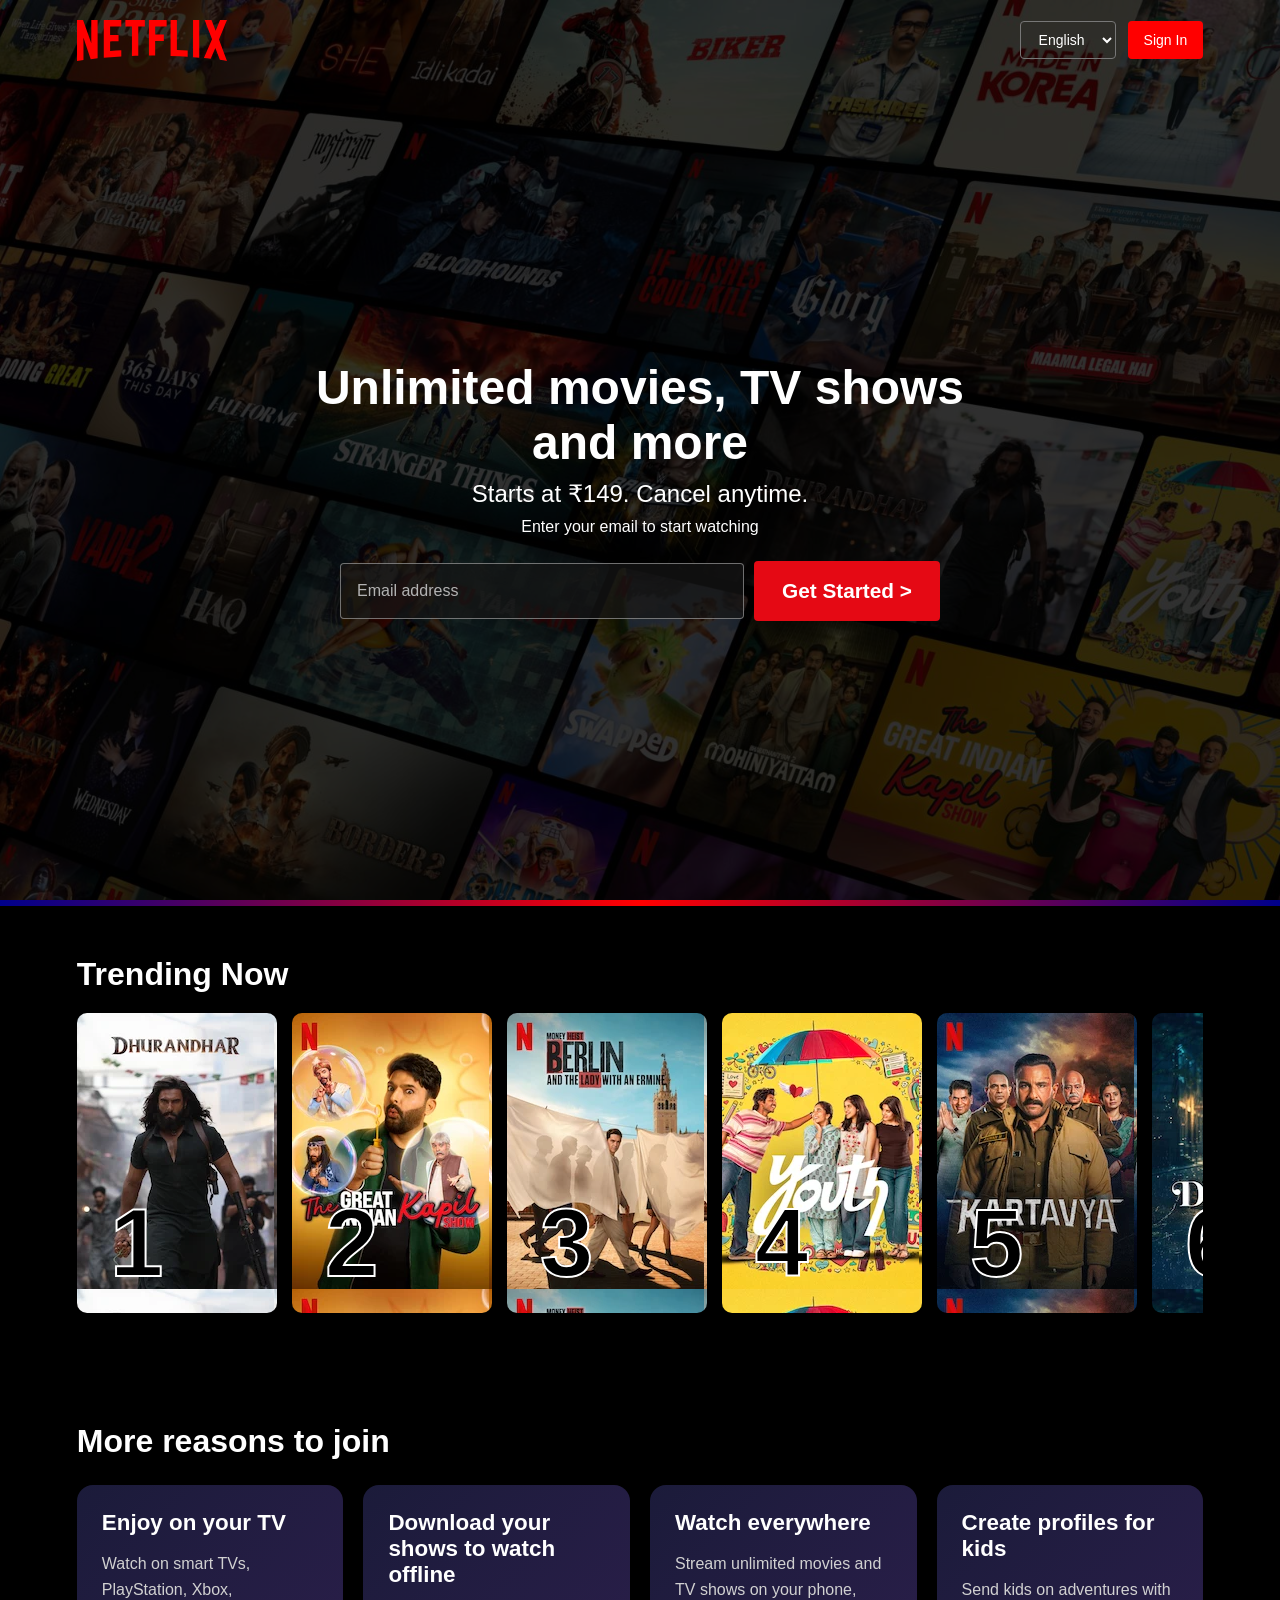
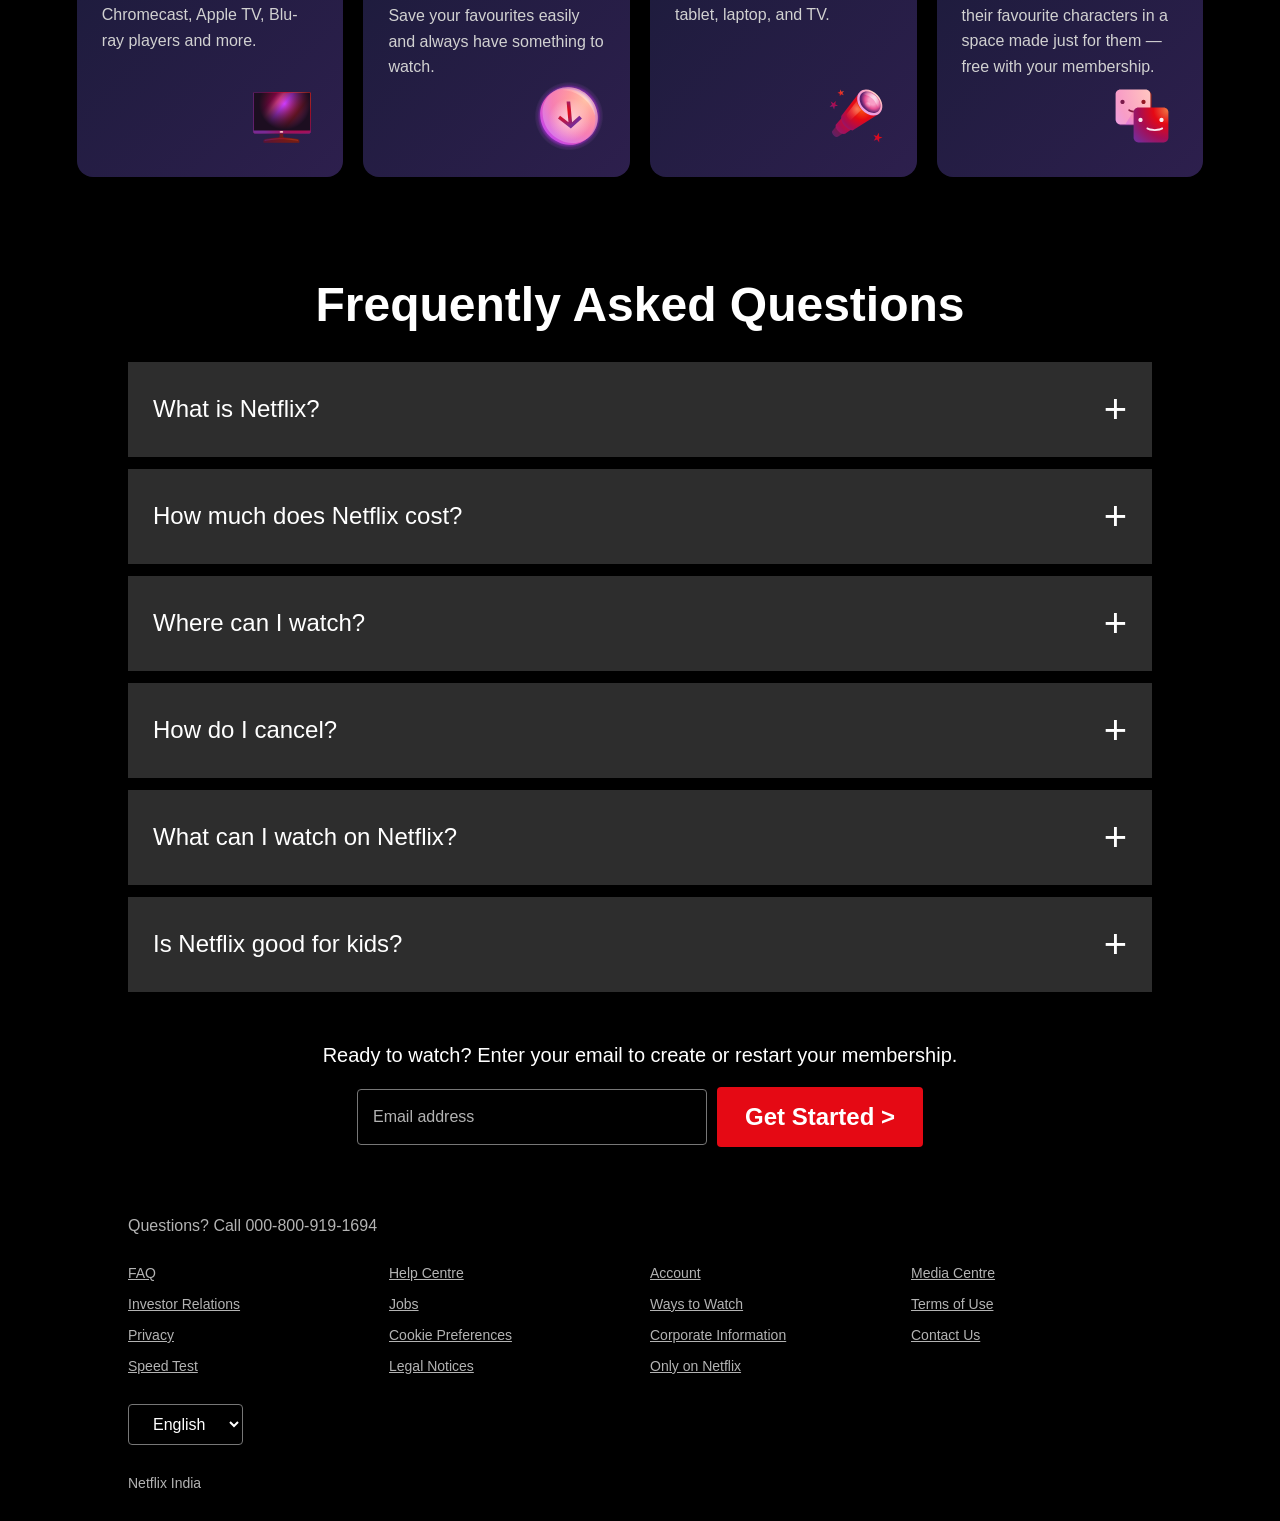
<file: webapp/index.html>
<!DOCTYPE html>
<html lang="en">
<head>
  <meta charset="UTF-8" />
  <meta name="viewport" content="width=device-width, initial-scale=1.0" />
  <meta name="description" content="Netflix clone responsive homepage" />

  <title>Netflix India – Watch Shows Online, Watch Movies Online</title>
  <link rel="shortcut icon" href="https://assets.nflxext.com/us/ffe/siteui/common/icons/nficon2023.ico">
  <link rel="apple-touch-icon" href="https://assets.nflxext.com/us/ffe/siteui/common/icons/nficon2016.png">
  <link rel="stylesheet" href="style.css" />
</head>

<body>

  <!-- HERO SECTION -->
  <header class="hero">

    <div class="overlay"></div>

    <!-- NAVBAR -->
    <nav class="navbar">

      <img src="assets/images/logo.svg" class="logo" alt="logo" />

      <div class="nav-right">
		<div class="lang">
        <select>
            <option>English</option>
            <option>Hindi</option>
        </select>
    </div>

        <form action="SigninServlet" method="post">

    		<button type="submit" class="signin">
        		Sign In
    		</button>

		</form>
      </div>

    </nav>

<!--  ================= HERO CONTENT =================  -->
    <div class="hero-content">

    <h1>Unlimited movies, TV shows and more</h1>

    <h2>Starts at ₹149. Cancel anytime.</h2>

    <p>Enter your email to start watching</p>

    <!-- FORM -->
    <form action="SignupServlet" method="post" class="form">

        <input 
            type="email" 
            name="email"
            placeholder="Email address" 
            required
        />

        <button type="submit">
            Get Started &gt;
        </button>

    </form>

</div>

  </header>

  <div class="divider"></div>

  <!-- TRENDING SECTION -->
  <section class="trend">

    <h2 class="title">Trending Now</h2>

    <div class="slider">

		<div class="card c1">
			<span class="rank">1</span>
		</div>
      	<div class="card c2">
      		<span class="rank">2</span>
      	</div>
      	<div class="card c3">
      		<span class="rank">3</span>
      	</div>
      	<div class="card c4">
      		<span class="rank">4</span>
      	</div>
      	<div class="card c5">
      		<span class="rank">5</span>
      	</div>
      	<div class="card c6">
      		<span class="rank">6</span>
      	</div>
      	<div class="card c7">
      		<span class="rank">7</span>
      	</div>
      	<div class="card c8">
      		<span class="rank">8</span>
      	</div>

    </div>

  </section>
  
  <!--  ================= JOIN REASONS SECTION =================  -->

<section class="join-section">

  <h2 class="join-title">More reasons to join</h2>

    <div class="reasons-container">

  <div class="reason-box">
    <h3>Enjoy on your TV</h3>
    <p>
      Watch on smart TVs, PlayStation, Xbox, Chromecast,
      Apple TV, Blu-ray players and more.
    </p>
    <div class="svg-icon"><svg width="72" height="72" viewBox="0 0 72 72" fill="none">
<g id="television-core-small">
<path id="Vector" fill-rule="evenodd" clip-rule="evenodd" d="M37.2 53.3992C37.2 52.7365 36.6628 52.1992 36 52.1992H34.8C34.1373 52.1992 33.6 52.7365 33.6 53.3992V56.2636C33.6 56.9129 33.0834 57.4433 32.4347 57.4739C30.3013 57.5744 28.1719 57.7834 26.0546 58.1011L19.444 59.0926C18.2692 59.2688 17.4 60.2782 17.4 61.4662V62.0992C17.4 62.4304 17.6686 62.6992 18 62.6992H52.8C53.1314 62.6992 53.4 62.4304 53.4 62.0992V61.4662C53.4 60.2782 52.5309 59.2688 51.3561 59.0926L44.7454 58.1011C42.6282 57.7834 40.4987 57.5744 38.3653 57.4739C37.7167 57.4433 37.2 56.9129 37.2 56.2636V53.3992Z" fill="url(#paint0_radial_5179_1308)"/>
<path id="Vector_2" d="M18.6 60.7388C18.6 60.2306 18.9587 59.796 19.4602 59.711C22.0196 59.2775 29.7585 58.0508 35.4 58.0508C41.0415 58.0508 48.7804 59.2775 51.3398 59.711C51.8412 59.796 52.2 60.2306 52.2 60.7388C52.2 60.902 52.0575 61.0268 51.8967 61.0004C50.1219 60.707 40.9704 59.2409 35.4 59.2409C29.8295 59.2409 20.678 60.707 18.9033 61.0004C18.7425 61.0268 18.6 60.902 18.6 60.7388Z" fill="url(#paint1_radial_5179_1308)"/>
<path id="Vector_3" d="M63 12H8.99995C8.00584 12 7.19995 12.8059 7.19995 13.8V51.6C7.19995 52.5941 8.00584 53.4 8.99995 53.4H63C63.9941 53.4 64.8 52.5941 64.8 51.6V13.8C64.8 12.8059 63.9941 12 63 12Z" fill="url(#paint2_linear_5179_1308)"/>
<path id="Vector_4" d="M63 12H8.99995C8.00584 12 7.19995 12.8059 7.19995 13.8V51.6C7.19995 52.5941 8.00584 53.4 8.99995 53.4H63C63.9941 53.4 64.8 52.5941 64.8 51.6V13.8C64.8 12.8059 63.9941 12 63 12Z" fill="url(#paint3_radial_5179_1308)"/>
<path id="Vector_5" fill-rule="evenodd" clip-rule="evenodd" d="M8.99995 12.6H63C63.663 12.6 64.2 13.1372 64.2 13.8V50.4H7.79995V13.8C7.79995 13.1372 8.33719 12.6 8.99995 12.6ZM7.19995 50.4V13.8C7.19995 12.8059 8.00581 12 8.99995 12H63C63.9942 12 64.8 12.8059 64.8 13.8V50.4V51.6C64.8 52.5941 63.9942 53.4 63 53.4H8.99995C8.00581 53.4 7.19995 52.5941 7.19995 51.6V50.4Z" fill="url(#paint4_radial_5179_1308)"/>
<path id="Vector_6" d="M35.4 52.8C36.3941 52.8 37.2 52.3971 37.2 51.9C37.2 51.4029 36.3941 51 35.4 51C34.4059 51 33.6 51.4029 33.6 51.9C33.6 52.3971 34.4059 52.8 35.4 52.8Z" fill="url(#paint5_radial_5179_1308)"/>
</g>
<defs>
<radialGradient id="paint0_radial_5179_1308" cx="0" cy="0" r="1" gradientUnits="userSpaceOnUse" gradientTransform="translate(50.3269 49.3723) rotate(118.526) scale(55.1579 46.2871)">
<stop stop-color="#802600"/>
<stop offset="0.333333" stop-color="#6F181D"/>
<stop offset="0.666667" stop-color="#5B1333"/>
<stop offset="1" stop-color="#391945"/>
</radialGradient>
<radialGradient id="paint1_radial_5179_1308" cx="0" cy="0" r="1" gradientUnits="userSpaceOnUse" gradientTransform="translate(48.1077 53.6128) rotate(158.116) scale(32.7275 42.219)">
<stop stop-color="#99421D"/>
<stop offset="0.333333" stop-color="#99161D"/>
<stop offset="0.666667" stop-color="#7D1845"/>
<stop offset="1" stop-color="#59216E"/>
</radialGradient>
<linearGradient id="paint2_linear_5179_1308" x1="10.4727" y1="14.9572" x2="56.1755" y2="51.4814" gradientUnits="userSpaceOnUse">
<stop stop-color="#99161D"/>
<stop offset="0.245283" stop-color="#CA005B"/>
<stop offset="0.346698" stop-color="#FF479A"/>
<stop offset="0.46934" stop-color="#CC3CFF"/>
<stop offset="0.735849" stop-color="#BC1A22"/>
<stop offset="1" stop-color="#C94FF5"/>
</linearGradient>
<radialGradient id="paint3_radial_5179_1308" cx="0" cy="0" r="1" gradientUnits="userSpaceOnUse" gradientTransform="translate(38.6181 23.8286) rotate(90) scale(25.9571 25.8545)">
<stop stop-color="#1C0E20" stop-opacity="0"/>
<stop offset="1" stop-color="#1C0E20"/>
</radialGradient>
<radialGradient id="paint4_radial_5179_1308" cx="0" cy="0" r="1" gradientUnits="userSpaceOnUse" gradientTransform="translate(54 20.1938) rotate(144.293) scale(47.2897 44.8232)">
<stop stop-color="#EF7744"/>
<stop offset="0.333333" stop-color="#E50914"/>
<stop offset="0.666667" stop-color="#A70D53"/>
<stop offset="1" stop-color="#792A95"/>
</radialGradient>
<radialGradient id="paint5_radial_5179_1308" cx="0" cy="0" r="1" gradientUnits="userSpaceOnUse" gradientTransform="translate(36.525 51.3562) rotate(135) scale(4.58735)">
<stop stop-color="#FFDCCC"/>
<stop offset="0.333333" stop-color="#FFBDC0"/>
<stop offset="0.666667" stop-color="#F89DC6"/>
<stop offset="1" stop-color="#E4A1FA"/>
</radialGradient>
</defs>
</svg></div>
  </div>

  <div class="reason-box">
    <h3>Download your shows to watch offline</h3>
    <p>
      Save your favourites easily and always have something to watch.
    </p>
    <div class="svg-icon"><svg width="72" height="72" viewBox="0 0 72 72" fill="none"><g id="download-core-small"><path id="Vector" d="M36 70.2008C54.8882 70.2008 70.2001 54.8889 70.2001 36.0008C70.2001 17.1126 54.8882 1.80078 36 1.80078C17.1119 1.80078 1.80005 17.1126 1.80005 36.0008C1.80005 54.8889 17.1119 70.2008 36 70.2008Z" fill="url(#paint0_radial_5179_7940)"></path><path id="Vector_2" opacity="0.4" d="M64.7658 36.195C65.5206 51.5916 53.7908 63.5824 38.5668 62.977C23.3428 62.3722 10.3893 49.4 9.63446 34.0034C8.87954 18.6068 20.6091 6.61594 35.8331 7.22116C51.0571 7.82638 64.0104 20.7984 64.7658 36.195Z" fill="url(#paint1_radial_5179_7940)"></path><path id="Vector_3" d="M62.3657 37.9958C63.1205 53.3924 51.3908 65.3832 36.1668 64.7778C20.9428 64.173 7.9893 51.2008 7.23444 35.8041C6.47952 20.4075 18.2091 8.41672 33.4331 9.02194C48.6571 9.62716 61.6103 22.5992 62.3657 37.9958Z" fill="url(#paint2_radial_5179_7940)"></path><path id="Vector_4" opacity="0.5" d="M64.7658 36.195C65.5206 51.5916 53.7908 63.5824 38.5668 62.977C23.3428 62.3722 10.3893 49.4 9.63446 34.0034C8.87954 18.6068 20.6091 6.61594 35.8331 7.22116C51.0571 7.82638 64.0104 20.7984 64.7658 36.195Z" fill="url(#paint3_radial_5179_7940)"></path><path id="Vector_5" opacity="0.6" d="M36.9 60.6C48.6636 60.6 58.2 51.0637 58.2 39.3C58.2 27.5363 48.6636 18 36.9 18C25.1363 18 15.6 27.5363 15.6 39.3C15.6 51.0637 25.1363 60.6 36.9 60.6Z" fill="url(#paint4_radial_5179_7940)"></path><path id="Vector_6" fill-rule="evenodd" clip-rule="evenodd" d="M39.0849 42.2727L46.3387 35.76L48.8945 38.5142L38.9118 47.477L37.8466 48.4333L36.6071 47.477L24.9899 38.5142L27.0434 35.76L35.4849 42.2727L33.6 21.6016H37.2L39.0849 42.2727Z" fill="url(#paint5_radial_5179_7940)"></path><path id="Vector_7" opacity="0.4" fill-rule="evenodd" clip-rule="evenodd" d="M61.6566 34.9618C61.7832 35.3893 62.391 35.3233 62.3694 34.878C61.6962 21.1369 50.1509 9.55975 36.5817 9.01957C34.4606 8.93515 32.4155 9.12541 30.4772 9.55909C30.0745 9.64915 30.1575 10.2082 30.5697 10.2246C45.0094 10.7979 57.6246 21.2971 61.6566 34.9618Z" fill="url(#paint6_radial_5179_7940)"></path></g><defs><radialGradient id="paint0_radial_5179_7940" cx="0" cy="0" r="1" gradientUnits="userSpaceOnUse" gradientTransform="translate(36.0001 36.1837) rotate(-90) scale(34.3829)"><stop offset="0.782019" stop-color="#982DBE"></stop><stop offset="0.906819" stop-color="#B038DC" stop-opacity="0.2"></stop><stop offset="1" stop-color="#E4A1FA" stop-opacity="0"></stop></radialGradient><radialGradient id="paint1_radial_5179_7940" cx="0" cy="0" r="1" gradientUnits="userSpaceOnUse" gradientTransform="translate(52.9937 20.0992) rotate(135) scale(49.9836)"><stop stop-color="#FFDCCC"></stop><stop offset="0.333333" stop-color="#FFBDC0"></stop><stop offset="0.666667" stop-color="#F89DC6"></stop><stop offset="1" stop-color="#E4A1FA"></stop></radialGradient><radialGradient id="paint2_radial_5179_7940" cx="0" cy="0" r="1" gradientUnits="userSpaceOnUse" gradientTransform="translate(52.7999 19.6937) rotate(135) scale(53.1037)"><stop stop-color="#FFA984"></stop><stop offset="0.333333" stop-color="#FF787F"></stop><stop offset="0.666667" stop-color="#F45FA2"></stop><stop offset="1" stop-color="#C44AF1"></stop></radialGradient><radialGradient id="paint3_radial_5179_7940" cx="0" cy="0" r="1" gradientUnits="userSpaceOnUse" gradientTransform="translate(52.9937 20.0992) rotate(135) scale(49.9836)"><stop stop-color="#FFDCCC"></stop><stop offset="0.333333" stop-color="#FFBDC0"></stop><stop offset="0.666667" stop-color="#F89DC6"></stop><stop offset="1" stop-color="#E4A1FA"></stop></radialGradient><radialGradient id="paint4_radial_5179_7940" cx="0" cy="0" r="1" gradientUnits="userSpaceOnUse" gradientTransform="translate(36.9 39.3) scale(21.3)"><stop stop-color="white"></stop><stop offset="1" stop-color="white" stop-opacity="0"></stop></radialGradient><radialGradient id="paint5_radial_5179_7940" cx="0" cy="0" r="1" gradientUnits="userSpaceOnUse" gradientTransform="translate(31.2 32.1016) rotate(39.5226) scale(15.5567)"><stop stop-color="#EF7744"></stop><stop offset="0.2406" stop-color="#E50914"></stop><stop offset="1" stop-color="#792A95"></stop></radialGradient><radialGradient id="paint6_radial_5179_7940" cx="0" cy="0" r="1" gradientUnits="userSpaceOnUse" gradientTransform="translate(50.7 21.3) rotate(-180) scale(30)"><stop stop-color="white"></stop><stop offset="1" stop-color="white" stop-opacity="0"></stop></radialGradient></defs></svg></div>
  </div>

  <div class="reason-box">
    <h3>Watch everywhere</h3>
    <p>
      Stream unlimited movies and TV shows on your phone,
      tablet, laptop, and TV.
    </p>
    <div class="svg-icon"><svg width="72" height="72" viewBox="0 0 72 72" fill="none"><g id="telescope-core-small"><path id="Vector" d="M24.0492 36.6016L33.6 46.3898L17.8029 56.8633C17.8029 56.8633 15.8891 57.6983 13.625 55.2638C11.361 52.8293 12.1235 51.238 12.1235 51.238L24.0492 36.6016Z" fill="url(#paint0_radial_5179_1664)"></path><path id="Vector_2" d="M25.0344 34.1992L36 46.151L25.0616 53.8043C25.0616 53.8043 21.8289 55.0984 18.0987 51.0172C14.3686 46.9358 15.9198 44.5105 15.9198 44.5105L25.0344 34.1992Z" fill="url(#paint1_radial_5179_1664)"></path><path id="Vector_3" d="M39 13.0195L59.1 33.6788L32.5325 50.4142C32.5325 50.4142 28.7459 50.2552 24.3978 45.4897C20.0498 40.7243 21.4096 35.8101 21.4096 35.8101L39 13.0195Z" fill="url(#paint2_radial_5179_1664)"></path><path id="Vector_4" d="M57.6709 15.3516C63.1044 21.2807 63.9858 29.2883 59.6386 33.2371C55.2916 37.186 47.3628 35.5806 41.9292 29.6515C36.4954 23.7224 35.6145 15.7148 39.9615 11.766C44.3084 7.81716 52.2372 9.42252 57.6709 15.3516Z" fill="url(#paint3_radial_5179_1664)"></path><path id="Vector_5" d="M58.3787 31.255C54.8121 34.5032 48.2143 33.0817 43.6421 28.0798C39.07 23.078 38.2547 16.39 41.8213 13.1419C45.3879 9.89364 51.9857 11.3152 56.5579 16.3171C61.1298 21.3189 61.9452 28.0069 58.3787 31.255Z" fill="url(#paint4_radial_5179_1664)"></path><path id="Vector_6" opacity="0.85" d="M59.6783 28.823C60.576 24.1785 59.6544 20.5934 56.1603 16.6199C52.6662 12.6464 47.3508 10.8657 43.7796 12.7598C39.371 15.098 48.3734 13.5961 53.4577 19.5815C57.8259 24.724 58.8516 33.1009 59.6783 28.823Z" fill="url(#paint5_radial_5179_1664)"></path><path id="Vector_7" opacity="0.4" d="M50.3979 25.2452C50.4549 26.7239 49.2932 27.7677 47.8032 27.5766C46.3131 27.3856 45.059 26.032 45.002 24.5532C44.945 23.0745 46.1067 22.0307 47.5968 22.2218C49.0868 22.4128 50.341 23.7664 50.3979 25.2452Z" fill="url(#paint6_radial_5179_1664)"></path><path id="Vector_8" opacity="0.6" d="M36.9217 21.0039L26.4258 34.3627C26.3297 36.4604 28.2903 39.5534 30.0334 40.8344L41.2345 29.9105C39.6 28.2005 36.9591 24.1025 36.9217 21.0039Z" fill="url(#paint7_radial_5179_1664)"></path><path id="Vector_9" fill-rule="evenodd" clip-rule="evenodd" d="M20.0576 9.60156L21.479 11.7187L24 11.0654L22.3575 13.0272L23.7789 15.1444L21.3424 14.2397L19.7 16.2016L19.8365 13.6806L17.4 12.7759L19.9209 12.1225L20.0576 9.60156ZM58.776 52.8016L58.9623 56.4685L62.4 57.4188L59.0774 58.7347L59.2637 62.4016L57.0239 59.548L53.7014 60.8638L55.6397 57.7843L53.4 54.9307L56.8377 55.8811L58.776 52.8016ZM15.206 24.2101L15.8768 21.0016L13.4793 23.1964L10.6853 21.5563L11.9975 24.553L9.59998 26.7478L12.8085 26.405L14.1207 29.4016L14.7915 26.1931L18 25.8502L15.206 24.2101Z" fill="url(#paint8_linear_5179_1664)"></path></g><defs><radialGradient id="paint0_radial_5179_1664" cx="0" cy="0" r="1" gradientUnits="userSpaceOnUse" gradientTransform="translate(36.6875 32.7016) rotate(135) scale(34.9134)"><stop stop-color="#99421D"></stop><stop offset="0.333333" stop-color="#99161D"></stop><stop offset="0.666667" stop-color="#7D1845"></stop><stop offset="1" stop-color="#59216E"></stop></radialGradient><radialGradient id="paint1_radial_5179_1664" cx="0" cy="0" r="1" gradientUnits="userSpaceOnUse" gradientTransform="translate(42.5937 27.2992) rotate(135) scale(44.5477 44.5279)"><stop stop-color="#EF7744"></stop><stop offset="0.333333" stop-color="#E50914"></stop><stop offset="0.666667" stop-color="#A70D53"></stop><stop offset="1" stop-color="#792A95"></stop></radialGradient><radialGradient id="paint2_radial_5179_1664" cx="0" cy="0" r="1" gradientUnits="userSpaceOnUse" gradientTransform="translate(42.3 29.106) rotate(135) scale(31.8127)"><stop stop-color="#FB540D"></stop><stop offset="0.333333" stop-color="#E50914"></stop><stop offset="0.666667" stop-color="#A70D53"></stop><stop offset="1" stop-color="#792A95"></stop></radialGradient><radialGradient id="paint3_radial_5179_1664" cx="0" cy="0" r="1" gradientUnits="userSpaceOnUse" gradientTransform="translate(57.675 14.7078) rotate(134.326) scale(24.0433 24.0367)"><stop stop-color="#FFDCCC"></stop><stop offset="0.333333" stop-color="#FFBDC0"></stop><stop offset="0.666667" stop-color="#F89DC6"></stop><stop offset="1" stop-color="#E4A1FA"></stop></radialGradient><radialGradient id="paint4_radial_5179_1664" cx="0" cy="0" r="1" gradientUnits="userSpaceOnUse" gradientTransform="translate(52.1305 21.273) rotate(141.875) scale(9.87138 12.8159)"><stop offset="0.307292" stop-color="#F89DC6"></stop><stop offset="0.645392" stop-color="#E75094"></stop><stop offset="1" stop-color="#59216E"></stop></radialGradient><radialGradient id="paint5_radial_5179_1664" cx="0" cy="0" r="1" gradientUnits="userSpaceOnUse" gradientTransform="translate(55.8 15.6) rotate(135) scale(13.1522)"><stop stop-color="white"></stop><stop offset="1" stop-color="white" stop-opacity="0"></stop></radialGradient><radialGradient id="paint6_radial_5179_1664" cx="0" cy="0" r="1" gradientUnits="userSpaceOnUse" gradientTransform="translate(49.2362 22.9648) rotate(131.079) scale(5.08644 6.006)"><stop stop-color="white"></stop><stop offset="1" stop-color="white" stop-opacity="0"></stop></radialGradient><radialGradient id="paint7_radial_5179_1664" cx="0" cy="0" r="1" gradientUnits="userSpaceOnUse" gradientTransform="translate(36.8758 29.1353) rotate(137.622) scale(13.5764)"><stop stop-color="#FFA984"></stop><stop offset="1" stop-color="#F7636B" stop-opacity="0"></stop></radialGradient><linearGradient id="paint8_linear_5179_1664" x1="44.65" y1="27.9016" x2="24.25" y2="48.3016" gradientUnits="userSpaceOnUse"><stop stop-color="#EF7744"></stop><stop offset="0.333333" stop-color="#E50914"></stop><stop offset="0.666667" stop-color="#A70D53"></stop><stop offset="1" stop-color="#792A95"></stop></linearGradient></defs></svg></div>
    </div>

  <div class="reason-box">
    <h3>Create profiles for kids</h3>
    <p>
      Send kids on adventures with their favourite characters
      in a space made just for them — free with your membership.
    </p>
    <div class="svg-icon"><svg width="72" height="72" viewBox="0 0 72 72" fill="none"><g id="profiles-core-small"><path id="Vector" d="M10.8 15.6008C10.8 12.9499 12.949 10.8008 15.5999 10.8008H40.8C43.4509 10.8008 45.6 12.9498 45.6 15.6008V40.8007C45.6 43.4516 43.4509 45.6007 40.8 45.6007H15.6C12.949 45.6007 10.8 43.4517 10.8 40.8007V15.6008Z" fill="url(#paint0_radial_5179_7919)"></path><path id="Vector_2" d="M9.59998 14.4016C9.59998 11.7506 11.749 9.60162 14.4 9.60156H39.6C42.251 9.60156 44.4 11.7506 44.4 14.4016V39.6015C44.4 42.2525 42.251 44.4015 39.6 44.4015H14.4C11.749 44.4016 9.59998 42.2525 9.59998 39.6015V14.4016Z" fill="url(#paint1_radial_5179_7919)"></path><path id="Vector_3" d="M18.6 21.9008C18.6 23.0606 17.6598 24.0008 16.5 24.0008C15.3402 24.0008 14.4 23.0606 14.4 21.9008C14.4 20.741 15.3402 19.8008 16.5 19.8008C17.6598 19.8008 18.6 20.741 18.6 21.9008Z" fill="url(#paint2_radial_5179_7919)"></path><path id="Vector_4" d="M39.6 21.9008C39.6 23.0606 38.6598 24.0008 37.5 24.0008C36.3402 24.0008 35.4 23.0606 35.4 21.9008C35.4 20.741 36.3402 19.8008 37.5 19.8008C38.6598 19.8008 39.6 20.741 39.6 21.9008Z" fill="url(#paint3_radial_5179_7919)"></path><path id="Vector_5" d="M23.6713 29.4501C23.2437 29.1967 22.6917 29.3379 22.4383 29.7655C22.1848 30.1932 22.3261 30.7452 22.7537 30.9986C23.8254 31.6337 26.769 32.7744 30.6375 32.7744C34.506 32.7744 37.4497 31.6337 38.5213 30.9986C38.949 30.7452 39.0902 30.1932 38.8368 29.7655C38.5834 29.3379 38.0313 29.1967 37.6037 29.4501C36.8191 29.9151 34.194 30.9744 30.6375 30.9744C27.081 30.9744 24.456 29.9151 23.6713 29.4501Z" fill="url(#paint4_radial_5179_7919)"></path><path id="Vector_6" opacity="0.35" d="M19.2 44.4016H28.2L32.4 27.6016C30.2787 28.1801 28.4542 29.5387 27.2921 31.4053L19.2 44.4016Z" fill="url(#paint5_radial_5179_7919)"></path><path id="Vector_7" d="M27.6 32.4016C27.6 29.7506 29.749 27.6016 32.4 27.6016L57.6 27.6016C60.2508 27.6016 62.4 29.7506 62.4 32.4016V57.6015C62.4 60.2524 60.2508 62.4016 57.6 62.4016H32.4C29.749 62.4016 27.6 60.2524 27.6 57.6016V32.4016Z" fill="url(#paint6_radial_5179_7919)"></path><path id="Vector_8" d="M36.6 39.9008C36.6 41.0606 35.6598 42.0008 34.5 42.0008C33.3402 42.0008 32.4 41.0606 32.4 39.9008C32.4 38.741 33.3402 37.8008 34.5 37.8008C35.6598 37.8008 36.6 38.741 36.6 39.9008Z" fill="url(#paint7_radial_5179_7919)"></path><path id="Vector_9" d="M57.6 39.9008C57.6 41.0606 56.6598 42.0008 55.5 42.0008C54.3402 42.0008 53.4 41.0606 53.4 39.9008C53.4 38.741 54.3402 37.8008 55.5 37.8008C56.6598 37.8008 57.6 38.741 57.6 39.9008Z" fill="url(#paint8_radial_5179_7919)"></path><path id="Vector_10" d="M41.8213 47.6025C41.3937 47.349 40.8416 47.4903 40.5882 47.9179C40.3348 48.3455 40.476 48.8976 40.9037 49.1509C41.9753 49.786 44.919 50.9267 48.7875 50.9267C52.656 50.9267 55.5996 49.786 56.6713 49.1509C57.0989 48.8976 57.2402 48.3455 56.9867 47.9179C56.7333 47.4903 56.1813 47.349 55.7537 47.6025C54.969 48.0674 52.344 49.1267 48.7875 49.1267C45.231 49.1267 42.6059 48.0674 41.8213 47.6025Z" fill="url(#paint9_radial_5179_7919)"></path></g><defs><radialGradient id="paint0_radial_5179_7919" cx="0" cy="0" r="1" gradientUnits="userSpaceOnUse" gradientTransform="translate(39.075 17.6882) rotate(135) scale(32.8097)"><stop stop-color="#99421D"></stop><stop offset="0.333333" stop-color="#99161D"></stop><stop offset="0.666667" stop-color="#7D1845"></stop><stop offset="1" stop-color="#59216E"></stop></radialGradient><radialGradient id="paint1_radial_5179_7919" cx="0" cy="0" r="1" gradientUnits="userSpaceOnUse" gradientTransform="translate(62.4 8.70157) rotate(133.87) scale(75.3216)"><stop stop-color="#FFDCCC"></stop><stop offset="0.333333" stop-color="#FFBDC0"></stop><stop offset="0.666667" stop-color="#F89DC6"></stop><stop offset="1" stop-color="#E4A1FA"></stop></radialGradient><radialGradient id="paint2_radial_5179_7919" cx="0" cy="0" r="1" gradientUnits="userSpaceOnUse" gradientTransform="translate(60.3 11.1008) rotate(133.939) scale(68.7426 55.9547)"><stop stop-color="#99421D"></stop><stop offset="0.333333" stop-color="#99161D"></stop><stop offset="0.666667" stop-color="#7D1845"></stop><stop offset="1" stop-color="#59216E"></stop></radialGradient><radialGradient id="paint3_radial_5179_7919" cx="0" cy="0" r="1" gradientUnits="userSpaceOnUse" gradientTransform="translate(60.3 11.1008) rotate(133.939) scale(68.7426 55.9547)"><stop stop-color="#99421D"></stop><stop offset="0.333333" stop-color="#99161D"></stop><stop offset="0.666667" stop-color="#7D1845"></stop><stop offset="1" stop-color="#59216E"></stop></radialGradient><radialGradient id="paint4_radial_5179_7919" cx="0" cy="0" r="1" gradientUnits="userSpaceOnUse" gradientTransform="translate(60.3 11.0994) rotate(133.939) scale(68.7426 55.9548)"><stop stop-color="#99421D"></stop><stop offset="0.333333" stop-color="#99161D"></stop><stop offset="0.666667" stop-color="#7D1845"></stop><stop offset="1" stop-color="#59216E"></stop></radialGradient><radialGradient id="paint5_radial_5179_7919" cx="0" cy="0" r="1" gradientUnits="userSpaceOnUse" gradientTransform="translate(39.6 27.9016) rotate(135) scale(23.3345)"><stop stop-color="#FFA984"></stop><stop offset="0.333333" stop-color="#FF787F"></stop><stop offset="0.666667" stop-color="#F45FA2"></stop><stop offset="1" stop-color="#C44AF1"></stop></radialGradient><radialGradient id="paint6_radial_5179_7919" cx="0" cy="0" r="1" gradientUnits="userSpaceOnUse" gradientTransform="translate(61.8 29.7016) rotate(135) scale(43.2749)"><stop stop-color="#EF7744"></stop><stop offset="0.333333" stop-color="#E50914"></stop><stop offset="0.666667" stop-color="#A70D53"></stop><stop offset="1" stop-color="#792A95"></stop></radialGradient><radialGradient id="paint7_radial_5179_7919" cx="0" cy="0" r="1" gradientUnits="userSpaceOnUse" gradientTransform="translate(62.1 11.1008) rotate(137.146) scale(73.6614 60.3576)"><stop stop-color="#FFDCCC"></stop><stop offset="0.333333" stop-color="#FDF6F6"></stop><stop offset="0.666667" stop-color="#FADCE9"></stop><stop offset="1" stop-color="#E4A1FA"></stop></radialGradient><radialGradient id="paint8_radial_5179_7919" cx="0" cy="0" r="1" gradientUnits="userSpaceOnUse" gradientTransform="translate(62.1 11.1008) rotate(137.146) scale(73.6614 60.3576)"><stop stop-color="#FFDCCC"></stop><stop offset="0.333333" stop-color="#FDF6F6"></stop><stop offset="0.666667" stop-color="#FADCE9"></stop><stop offset="1" stop-color="#E4A1FA"></stop></radialGradient><radialGradient id="paint9_radial_5179_7919" cx="0" cy="0" r="1" gradientUnits="userSpaceOnUse" gradientTransform="translate(62.1 11.1017) rotate(137.146) scale(73.6614 60.3576)"><stop stop-color="#FFDCCC"></stop><stop offset="0.333333" stop-color="#FDF6F6"></stop><stop offset="0.666667" stop-color="#FADCE9"></stop><stop offset="1" stop-color="#E4A1FA"></stop></radialGradient></defs></svg></div>
  </div>

 </div>

</section>

<!--  ================= ASKED QUESTIONS =================  -->

<section class="faq-section">

    <h1>Frequently Asked Questions</h1>

    <div class="faq">
        <input type="checkbox" id="faq1">

        <label for="faq1">
            What is Netflix?
        </label>

        <div class="content">
            <p>
                Netflix is a streaming service that offers a wide variety of 
                award-winning TV shows, movies, anime, documentaries and more 
                on thousands of internet-connected devices.

                You can watch as much as you want, whenever you want, without ads, 
                all for one low monthly price. New TV shows and movies are added every week.
            </p>
        </div>
    </div>

    <div class="faq">
        <input type="checkbox" id="faq2">

        <label for="faq2">
            How much does Netflix cost?
        </label>

        <div class="content">
            <p>
                Watch Netflix on your smartphone, tablet, Smart TV, laptop, 
                or streaming device for one fixed monthly fee. 
                Plans range from ₹149 to ₹649 per month.
            </p>
        </div>
    </div>

    <div class="faq">
        <input type="checkbox" id="faq3">

        <label for="faq3">
            Where can I watch?
        </label>

        <div class="content">
            <p>
                Watch anywhere, anytime. Sign in with your Netflix account 
                on the web or on devices including smart TVs, smartphones, 
                tablets, streaming players, and gaming consoles.

                You can also download your favourite shows on iOS or Android 
                and watch offline anytime.
            </p>
        </div>
    </div>

    <div class="faq">
        <input type="checkbox" id="faq4">

        <label for="faq4">
            How do I cancel?
        </label>

        <div class="content">
            <p>
                Netflix is flexible. There are no contracts or cancellation fees. 
                You can easily cancel your account online anytime.
            </p>
        </div>
    </div>

    <div class="faq">
        <input type="checkbox" id="faq5">

        <label for="faq5">
            What can I watch on Netflix?
        </label>

        <div class="content">
            <p>
                Netflix has a huge library of feature films, documentaries, 
                TV shows, anime, Netflix originals, and more.
            </p>
        </div>
    </div>

    <div class="faq">
        <input type="checkbox" id="faq6">

        <label for="faq6">
            Is Netflix good for kids?
        </label>

        <div class="content">
            <p>
                The Netflix Kids experience gives parents control while kids 
                enjoy family-friendly TV shows and movies in a safe environment.

                Kids profiles include parental controls protected by PINs.
            </p>
        </div>
    </div>

</section>

<!-- ================= Ready To Watch ================= -->

<section class="ready-section">

    <p>
        Ready to watch? Enter your email to create or restart your membership.
    </p>

    <div class="email-box">
        <input type="email" placeholder="Email address">

        <button>
            Get Started >
        </button>
    </div>

</section>

<!-- ================= Helping Section ================= -->
<footer class="footer">

    <p class="footer-top">
        Questions? Call 000-800-919-1694
    </p>

    <div class="footer-links">

        <div class="footer-column">
            <a href="#">FAQ</a>
            <a href="#">Investor Relations</a>
            <a href="#">Privacy</a>
            <a href="#">Speed Test</a>
        </div>

        <div class="footer-column">
            <a href="#">Help Centre</a>
            <a href="#">Jobs</a>
            <a href="#">Cookie Preferences</a>
            <a href="#">Legal Notices</a>
        </div>

        <div class="footer-column">
            <a href="#">Account</a>
            <a href="#">Ways to Watch</a>
            <a href="#">Corporate Information</a>
            <a href="#">Only on Netflix</a>
        </div>

        <div class="footer-column">
            <a href="#">Media Centre</a>
            <a href="#">Terms of Use</a>
            <a href="#">Contact Us</a>
        </div>

    </div>

    <div class="language-box">
        <select>
            <option>English</option>
            <option>Hindi</option>
        </select>
    </div>

    <p class="footer-bottom">
        Netflix India
    </p>

</footer>

</body>
</html>
</file>
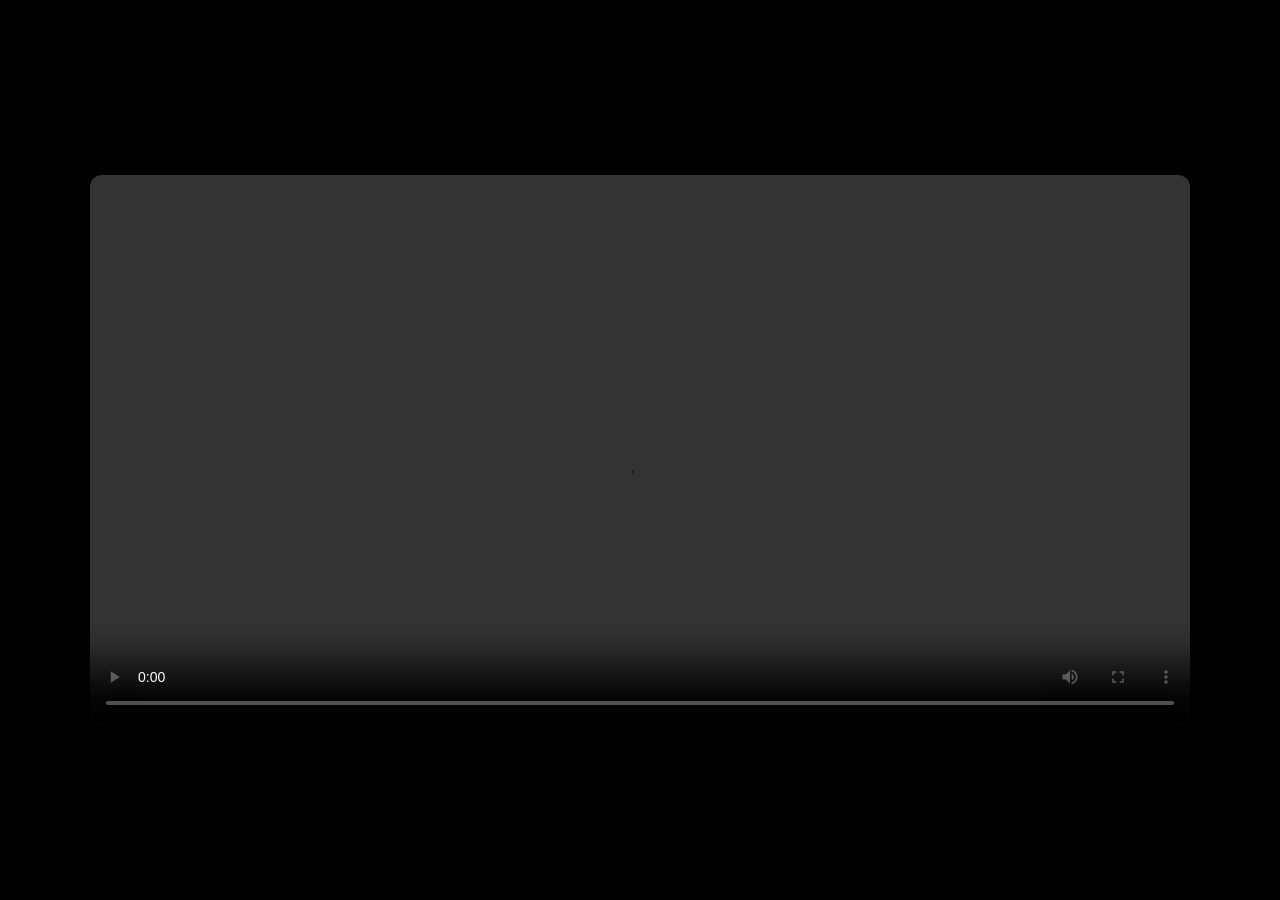
<file: webapp/player.html>
<!DOCTYPE html>
<html lang="en">

<head>
    <meta charset="UTF-8">
    <meta name="viewport" content="width=device-width, initial-scale=1.0">
    <title>Berlin Player</title>
    <link rel="stylesheet" href="player.css">
</head>

<body>

    <div class="video-container">

        <video controls autoplay>

            <source src="assets/videos/berlin.mp4" type="video/mp4">

        </video>

    </div>

</body>

</html>
</file>
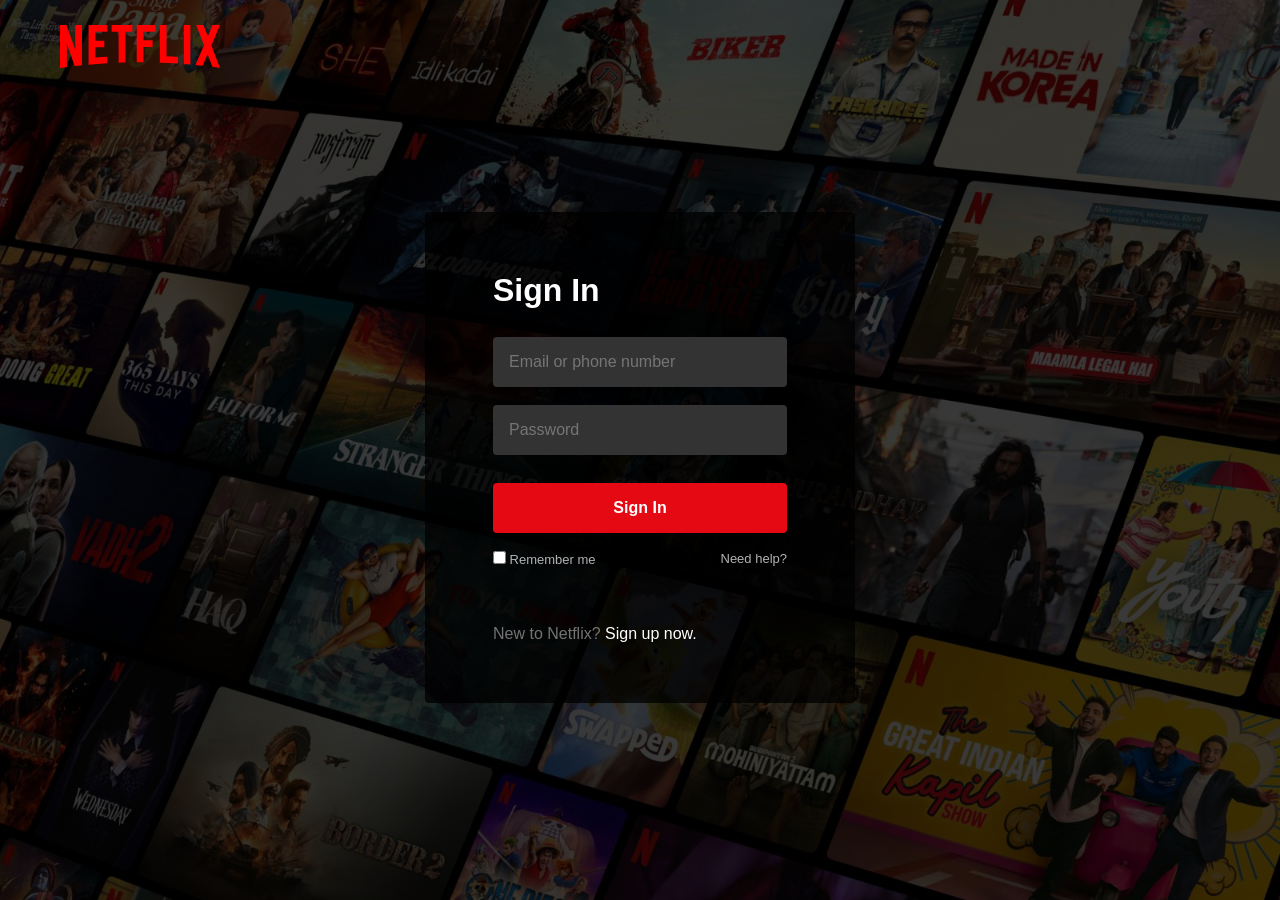
<file: webapp/signin.html>
<!DOCTYPE html>
<html lang="en">
<head>
    <meta charset="UTF-8">
    <meta name="viewport" content="width=device-width, initial-scale=1.0">

    <title>Netflix Sign In</title>

    <link rel="stylesheet" href="sign.css">
</head>

<body>

    <div class="background"></div>

    <!-- NAVBAR -->
    <nav class="navbar">
        <img src="assets/images/logo.svg" class="logo" alt="Netflix Logo">
    </nav>

    <!-- SIGN IN BOX -->
    <div class="login-container">

        <form class="login-box" action="LoginServlet" method="post">

            <h1>Sign In</h1>

            <input type="email"
                   name="email"
                   placeholder="Email or phone number"
                   required>

            <input type="password"
                   name="password"
                   placeholder="Password"
                   required>

            <button type="submit">
                Sign In
            </button>

            <div class="remember">

                <label>
                    <input type="checkbox">
                    Remember me
                </label>

                <a href="#">Need help?</a>

            </div>

            <p class="signup-text">
                New to Netflix?
                <span>Sign up now.</span>
            </p>

        </form>

    </div>

</body>
</html>
</file>
<file: webapp/style.css>
@charset "UTF-8";

/* RESET */
* {
  margin: 0;
  padding: 0;
  box-sizing: border-box;
  font-family: Arial, sans-serif;
}

body {
  background: black;
  color: white;
}

/* ================= HERO ================= */

.hero {
  height: 100vh;
  background: url("assets/images/bga.jpg") center/cover no-repeat;
  position: relative;

  display: flex;
  flex-direction: column;
}

.overlay {
  position: absolute;
  inset: 0;
  background: rgba(0,0,0,0.75);
}

/* NAVBAR */

.navbar {
  position: relative;
  z-index: 2;

  display: flex;
  justify-content: space-between;
  align-items: center;

  padding: 20px 6%;
}

.logo {
  width: 150px;
}

.nav-right {
  display: flex;
  gap: 10px;
  align-items: center;
}

.nav-right {
  display: flex;
  align-items: center;
  gap: 12px;
}

.lang select {
  background: transparent;
  color: white;
  border: 1px solid #777;
  padding: 8px 14px;
  border-radius: 4px;
  font-size: 14px;
  height: 38px;
}

.lang select option {
  background: white;
  color: black;
}

.signin {
  background: red;
  color: white;
  border: none;
  padding: 8px 16px;
  height: 38px;
  cursor: pointer;
  border-radius: 4px;
  font-size: 14px;
}

/* HERO CONTENT */

.hero-content {
  position: relative;
  z-index: 2;

  flex: 1;

  display: flex;
  flex-direction: column;
  justify-content: center;
  align-items: center;

  text-align: center;

  padding: 20px;
}

.hero-content h1 {
  font-size: 3rem;
  max-width: 700px;
}

.hero-content h2 {
  font-size: 1.5rem;
  margin-top: 10px;
  font-weight: 400;
}

.hero-content p {
  margin-top: 10px;
}

/* FORM */
.form {
  margin-top: 25px;

  display: flex;
  gap: 10px;

  width: 100%;
  max-width: 600px;

  justify-content: center;
  align-items: center;

  flex-wrap: wrap;
}

.form input {
  flex: 1;
  width: 100%;

  background: rgba(22, 22, 22, 0.7);
  color: white;

  padding: 18px 16px;

  border: 1px solid rgba(255,255,255,0.4);
  border-radius: 4px;

  outline: none;

  font-size: 1rem;
}

.form input::placeholder {
  color: #b3b3b3;
}

.form input:focus {
  border: 2px solid white;
}

.form button {
  background: #e50914;
  color: white;

  border: none;
  border-radius: 4px;

  padding: 18px 28px;

  cursor: pointer;

  font-size: 1.3rem;
  font-weight: bold;

  transition: background 0.3s ease;
}

.form button:hover {
  background: #c11119;
}

/* DIVIDER */

.divider {
  height: 6px;
  background: linear-gradient(to right, darkblue, red, darkblue);
}

/* ================= TRENDING ================= */

.trend {
  padding: 50px 6%;
}

.title {
  font-size: 2rem;
  margin-bottom: 20px;
}

/* SCROLLER */

.slider {
  display: flex;
  gap: 15px;

  overflow-x: auto;
  scroll-behavior: smooth;

  padding-bottom: 10px;
}

/* scrollbar */

.slider::-webkit-scrollbar {
  height: 8px;
}

.slider::-webkit-scrollbar-thumb {
  background: red;
  border-radius: 10px;
}

/* CARDS */

.card {
  min-width: 200px;
  height: 300px;

  flex-shrink: 0;

  border-radius: 10px;

  background-size: cover;
  background-position: center;

  transition: 0.3s;
  position: relative;
}
.card {
  position: relative;
}

/* NUMBER BADGE */

.rank {
  position: absolute;
  left: 10px;
  bottom: 10px;

  width: 50%;  
  height: 40%;
  display: flex;
  align-items: center;
  justify-content: center;

  font-size: 6rem;
  font-weight: bold;

  color: black;
  -webkit-text-stroke: 2px white;
  

  background: transparent;
  border-radius: 10px;
}

.card:hover {
  transform: scale(1.05);
}
/* IMAGES (replace with your own) */

.c1 { background: url("assets/images/c1.webp"); }
.c2 { background: url("assets/images/c2.webp"); }
.c3 { background: url("assets/images/c3.webp"); }
.c4 { background: url("assets/images/c4.webp"); }
.c5 { background: url("assets/images/c5.webp"); }
.c6 { background: url("assets/images/c6.webp"); }
.c7 { background: url("assets/images/c7.webp"); }
.c8 { background: url("assets/images/c8.webp"); }

/* ================= RESPONSIVE ================= */

@media (max-width: 768px) {

  .hero-content h1 {
    font-size: 2rem;
  }

  .form {
    flex-direction: column;
    align-items: stretch;
  }
  

  .form input {
    width: 100%;
  }
  
  .form button {
  	font-size: 1rem;
  	width: 100%;
   }

  .logo {
    width: 120px;
  }
/*
  .card {
    min-width: 160px;
    height: 240px;
  }*/
}

@media (max-width: 480px) {

  .navbar {
    flex-direction: column;
    gap: 10px;
  }

  .hero-content h1 {
    font-size: 1.6rem;
  }
  
  .card {
    min-width: 140px;
    height: 200px;
  }
}

/* ================= JOIN REASONS ================= */

.join-section {
  width: 100%;
  padding: 50px 6%;
  overflow-x: hidden;
}

.join-title {
  font-size: 2rem;
  margin-bottom: 25px;
}

/* GRID */

.reasons-container {
  display: grid;

  /* 4 equal boxes in one row */
  grid-template-columns: repeat(4, 1fr);

  gap: 20px;
}

/* BOXES */

.reason-box {
  background: linear-gradient(135deg, #1b1b3a, #2d1f4d);

  padding: 25px;

  border-radius: 16px;

  min-height: 260px;

  transition: 0.3s ease;

  display: flex;
  flex-direction: column;
}

.reason-box:hover {
  transform: translateY(-5px);
}

.reason-box h3 {
  font-size: 1.4rem;
  margin-bottom: 15px;
}

.reason-box p {
  color: #d1d1d1;
  line-height: 1.6;
}

/* SVG PLACE */

.svg-icon {
  margin-top: auto;

  display: flex;
  justify-content: flex-end;
  align-items: flex-end;
}

/* SVG SIZE */

.svg-icon svg {
  width: 72px;
  height: 72px;
}

/* ================= RESPONSIVE ================= */

/* Tablet */
@media (max-width: 992px) {

  .reasons-container {
    grid-template-columns: repeat(2, 1fr);
  }

}

/* Mobile */
@media (max-width: 600px) {

  .reasons-container {
    grid-template-columns: 1fr;
  }

  .join-title {
    font-size: 1.6rem;
  }

}


/* ================= ASKED QUESTIONS ================= */

.faq-section{
    width: 80%;
    margin: 50px auto;
    color: #ffffff;
}

.faq-section h1{
    text-align: center;
    font-size: 48px;
    margin-bottom: 30px;
    font-weight: 700;
}

.faq{
    margin-bottom: 10px;
}

.faq input{
    display: none;
}

.faq label{
    display: flex;
    justify-content: space-between;
    align-items: center;
    background-color: #2d2d2d;
    padding: 25px;
    font-size: 24px;
    cursor: pointer;
    transition: 0.3s;
}

.faq label:hover{
    background-color: #414141;
}

.faq label::after{
    content: "+";
    font-size: 40px;
    font-weight: 300;
    transition: 0.3s;
}

.faq input:checked + label::after{
    transform: rotate(45deg);
}

.content{
    background-color: #2d2d2d;
    max-height: 0;
    overflow: hidden;
    transition: max-height 0.4s ease;
    margin-top: 2px;
}

.content p{
    padding: 25px;
    font-size: 18px;
    line-height: 1.7;
}

.faq input:checked ~ .content{
    max-height: 1000px;
}

@media (max-width: 768px){

    .faq-section{
        width: 95%;
    }

    .faq-section h1{
        font-size: 32px;
    }

    .faq label{
        font-size: 18px;
        padding: 18px;
    }

    .faq label::after{
        font-size: 30px;
    }

    .content p{
        font-size: 16px;
        padding: 18px;
    }
}

/* ================= Ready To Watch ================= */

.ready-section{
    width: 80%;
    margin: 50px auto;
    text-align: center;
    color: #ffffff;
}

.ready-section p{
    font-size: 20px;
    margin-bottom: 20px;
}

.email-box{
    display: flex;
    justify-content: center;
    align-items: center;
    gap: 10px;
    flex-wrap: wrap;
}

.email-box input{
    width: 350px;
    padding: 18px 15px;
    background: rgba(0,0,0,0.7);
    border: 1px solid #777;
    border-radius: 4px;
    color: #ffffff;
    font-size: 16px;
    outline: none;
}

.email-box input::placeholder{
    color: #b3b3b3;
}

.email-box button{
    padding: 16px 28px;
    background-color: #e50914;
    color: #ffffff;
    border: none;
    border-radius: 4px;
    font-size: 24px;
    font-weight: 600;
    cursor: pointer;
    transition: 0.3s;
}

.email-box button:hover{
    background-color: #c11119;
}

@media (max-width: 768px){

    .ready-section{
        width: 95%;
    }

    .ready-section p{
        font-size: 16px;
    }

    .email-box{
        flex-direction: column;
    }

    .email-box input{
        width: 100%;
    }

    .email-box button{
        width: 180px;
        font-size: 18px;
        padding: 14px 20px;
    }
}

/* ================= Helping section ================= */

.footer{
    width: 80%;
    margin: 70px auto 30px;
    color: #b3b3b3;
}

.footer-top{
    margin-bottom: 30px;
    font-size: 16px;
}

.footer-links{
    display: grid;
    grid-template-columns: repeat(4, 1fr);
    gap: 20px;
    margin-bottom: 30px;
}

.footer-column{
    display: flex;
    flex-direction: column;
    gap: 15px;
}

.footer-column a{
    color: #b3b3b3;
    font-size: 14px;
}

.language-box{
    margin-bottom: 30px;
}

.language-box select{
    background: #000000;
    color: #ffffff;
    border: 1px solid #777;
    padding: 10px 20px;
    border-radius: 4px;
    font-size: 16px;
}

.footer-bottom{
    font-size: 14px;
}

@media (max-width: 768px){

    .footer{
        width: 95%;
    }

    .footer-links{
        grid-template-columns: repeat(2, 1fr);
    }
}
</file>
<file: webapp/player.css>
@charset "UTF-8";

*{
    margin:0;
    padding:0;
    box-sizing:border-box;
}

body{
    background:#000;
    height:100vh;
    display:flex;
    justify-content:center;
    align-items:center;
    font-family:Arial, sans-serif;
}

.video-container{
    width:90%;
    max-width:1100px;
}

/* VIDEO ONLY - NO DARK FILTERS */
video{
    width:100%;
    display:block;
    background:#000;
    border-radius:12px;
}
</file>
<file: webapp/sign.css>
@charset "UTF-8";

/* RESET */

*{
    margin:0;
    padding:0;
    box-sizing:border-box;
    font-family:Arial, sans-serif;
}

body{
    background:black;
    color:white;
    height:100vh;
    overflow:hidden;
}

/* BACKGROUND */

.background{
    position:fixed;
    inset:0;

    background:
    linear-gradient(rgba(0,0,0,0.7),
    rgba(0,0,0,0.7)),
    url("assets/images/bga.jpg");

    background-size:cover;
    background-position:center;
}

/* NAVBAR */

.navbar{
    position:relative;
    z-index:2;

    padding:25px 60px;
}

.logo{
    width:160px;
}

/* LOGIN CONTAINER */

.login-container{
    position:relative;
    z-index:2;

    display:flex;
    justify-content:center;
    align-items:center;

    height:80vh;
}

/* LOGIN BOX */

.login-box{
    width:100%;
    max-width:430px;

    background:rgba(0,0,0,0.75);

    padding:60px 68px;

    border-radius:4px;

    display:flex;
    flex-direction:column;
    gap:18px;
}

.login-box h1{
    margin-bottom:10px;
    font-size:32px;
}

/* INPUTS */

.login-box input{
    background:#333;

    border:none;

    padding:16px;

    border-radius:4px;

    color:white;

    font-size:16px;
}

.login-box input:focus{
    outline:none;
    background:#444;
}

/* BUTTON */

.login-box button{
    background:#e50914;

    color:white;

    border:none;

    padding:16px;

    border-radius:4px;

    font-size:16px;

    font-weight:bold;

    cursor:pointer;

    margin-top:10px;
}

.login-box button:hover{
    background:#f6121d;
}

/* REMEMBER */

.remember{
    display:flex;
    justify-content:space-between;
    align-items:center;

    font-size:13px;

    color:#b3b3b3;
}

.remember a{
    color:#b3b3b3;
    text-decoration:none;
}

.remember a:hover{
    text-decoration:underline;
}

/* SIGNUP */

.signup-text{
    color:#737373;
    margin-top:40px;
}

.signup-text span{
    color:white;
    cursor:pointer;
}

.signup-text span:hover{
    text-decoration:underline;
}

/* RESPONSIVE */

@media(max-width:768px){

    .navbar{
        padding:20px;
    }

    .logo{
        width:120px;
    }

    .login-box{
        max-width:90%;
        padding:40px 30px;
    }
}
</file>
